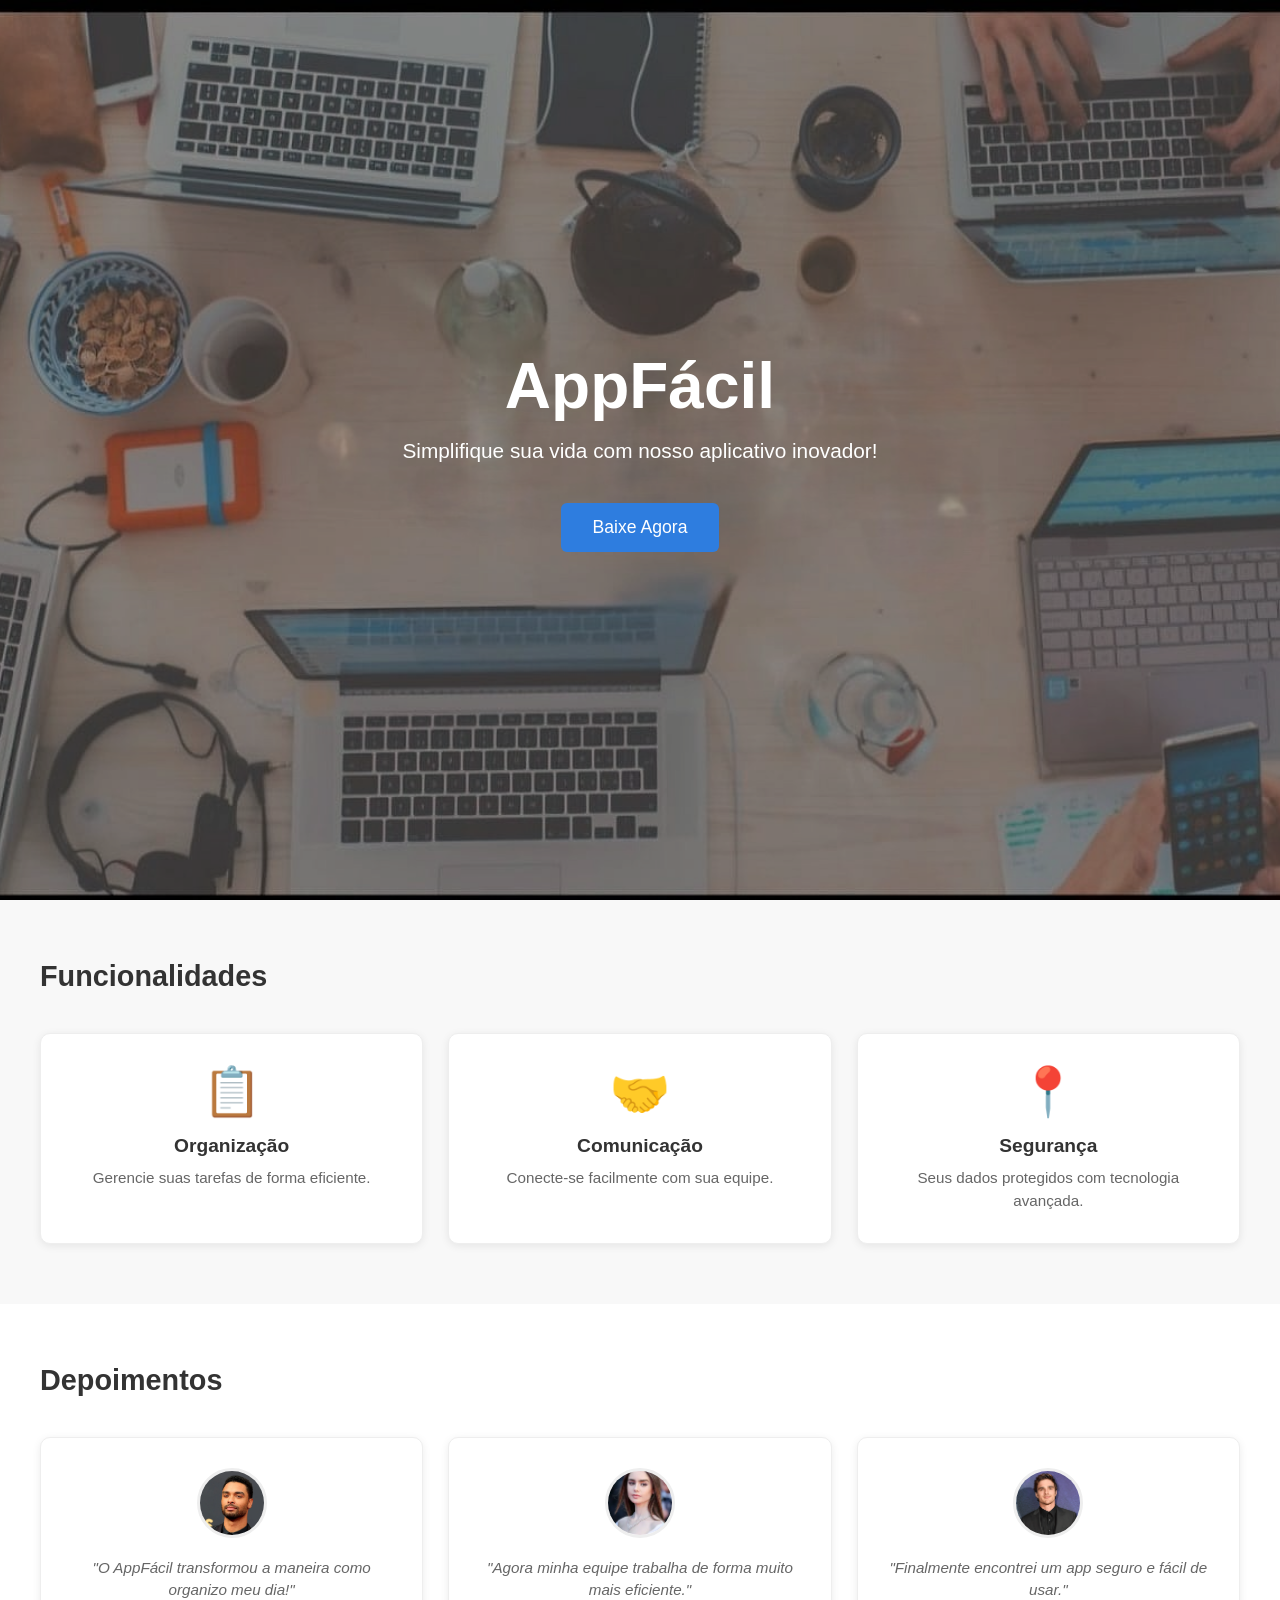
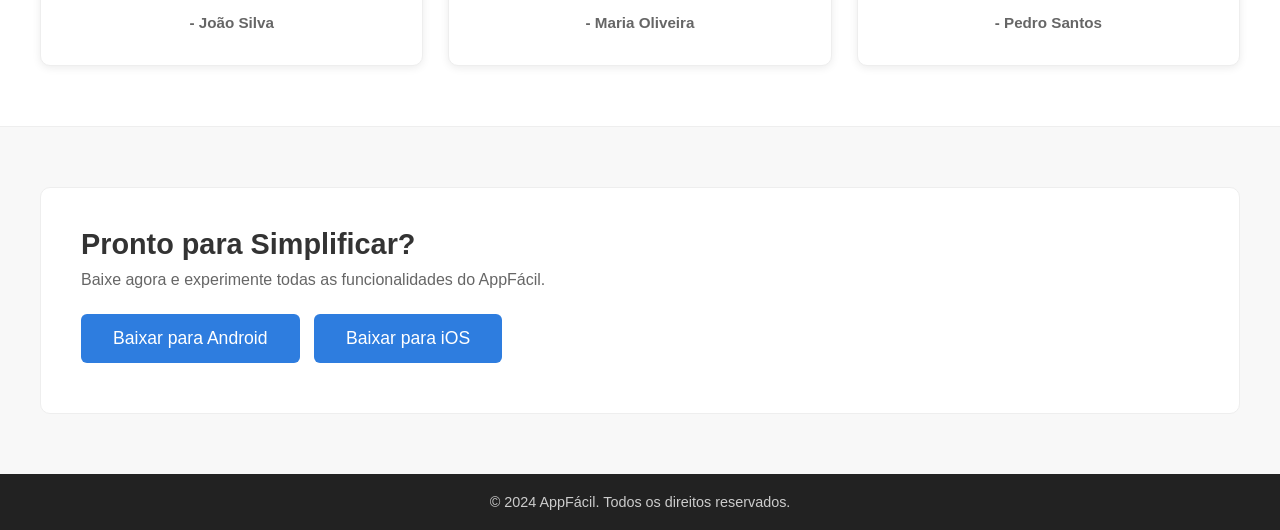
<file: index.html>
<!DOCTYPE html>
<html lang="pt-BR">
<head>
    <meta charset="UTF-8">
    <meta name="viewport" content="width=device-width, initial-scale=1.0">
    <title>AppFácil - Simplifique sua vida</title>
   
    <link rel="stylesheet" href="style.css">
</head>
<body>

    
    <section class="hero">
        <div class="hero-conteudo">
            <h1>AppFácil</h1>
            <p>Simplifique sua vida com nosso aplicativo inovador!</p>
            <a href="#download" class="btn">Baixe Agora</a>
        </div>
    </section>

   
    <section class="secao">
        <h2 class="titulo-secao">Funcionalidades</h2>
        <div class="grade">
            <div class="card">
                <div class="card-icone">📋</div>
                <h3>Organização</h3>
                <p>Gerencie suas tarefas de forma eficiente.</p>
            </div>
            <div class="card">
                <div class="card-icone">🤝</div>
                <h3>Comunicação</h3>
                <p>Conecte-se facilmente com sua equipe.</p>
            </div>
            <div class="card">
                <div class="card-icone">📍</div>
                <h3>Segurança</h3>
                <p>Seus dados protegidos com tecnologia avançada.</p>
            </div>
        </div>
    </section>

 
    <section class="secao fundo-branco">
        <h2 class="titulo-secao">Depoimentos</h2>
        <div class="grade">
            <div class="card">
                <img src=joao.webp alt="João Silva" class="depoimento-perfil">
                <p class="depoimento-texto">"O AppFácil transformou a maneira como organizo meu dia!"</p>
                <p class="depoimento-nome">- João Silva</p>
            </div>
            <div class="card">
                <img src="maria.webp" alt="Maria Oliveira" class="depoimento-perfil">
                <p class="depoimento-texto">"Agora minha equipe trabalha de forma muito mais eficiente."</p>
                <p class="depoimento-nome">- Maria Oliveira</p>
            </div>
            <div class="card">
                <img src="pedro.gif" alt="Pedro Santos" class="depoimento-perfil">
                <p class="depoimento-texto">"Finalmente encontrei um app seguro e fácil de usar."</p>
                <p class="depoimento-nome">- Pedro Santos</p>
            </div>
        </div>
    </section>

    <section class="chamada" id="download">
        <div class="chamada-conteudo">
            <h2>Pronto para Simplificar?</h2>
            <p>Baixe agora e experimente todas as funcionalidades do AppFácil.</p>
            <a href="#" class="btn btn-escuro">Baixar para Android</a>
            <a href="#" class="btn btn-escuro">Baixar para iOS</a>
        </div>
    </section>

   
    <footer>
        © 2024 AppFácil. Todos os direitos reservados.
    </footer>

</body>
</html>
</file>
<file: style.css>
* {
    margin: 0;
    padding: 0;
    box-sizing: border-box;
    font-family: 'Segoe UI', Tahoma, Geneva, Verdana, sans-serif;
}

html, body {
    height: 100%;
}


.hero {
    height: 100vh;
    
    background-image:url('fundo.jpeg');
    background-attachment: fixed; 
    background-position: center;
    background-repeat: no-repeat;
    background-size: cover;

    display: flex;
    flex-direction: column;
    justify-content: center;
    align-items: center;
    text-align: center;
    color: white;
    position: relative;
}


.hero::before {
    content: "";
    position: absolute;
    top: 0;
    left: 0;
    width: 100%;
    height: 100%;
    background-color: rgba(0, 0, 0, 0.4);
}

.hero-conteudo {
    z-index: 1; 
}

.hero h1 {
    font-size: 4rem;
    margin-bottom: 1rem;
    font-weight: 600;
}

.hero p {
    font-size: 1.3rem;
    margin-bottom: 2.5rem;
}


.btn {
    padding: 14px 32px;
    background-color: #2E7DDF;
    color: white;
    border: none;
    border-radius: 6px;
    font-size: 1.1rem;
    font-weight: 500;
    cursor: pointer;
    transition: background-color 0.3s ease;
    text-decoration: none;
    display: inline-block;
}

.btn:hover {
    background-color: #1d64c4;
}

.btn-escuro {
    background-color: #2E7DDF;
    margin-right: 10px;
    margin-bottom: 10px;
}

.btn-escuro:hover {
    background-color: #1d64c4;
}


.secao {
    padding: 60px 20px;
    background-color: #f8f8f8;
}

.fundo-branco {
    background-color: #ffffff;
}

.titulo-secao {
    font-size: 1.8rem;
    margin-bottom: 40px;
    color: #333;
    max-width: 1200px;
    margin-left: auto;
    margin-right: auto;
}

.grade {
    display: grid;
    grid-template-columns: repeat(auto-fit, minmax(280px, 1fr));
    gap: 25px;
    max-width: 1200px;
    margin: 0 auto;
}

.card {
    background-color: white;
    padding: 30px 25px;
    border-radius: 10px;
    box-shadow: 0 2px 8px rgba(0,0,0,0.08);
    border: 1px solid #eee;
    text-align: center;
    transition: transform 0.3s ease;
}

.card:hover {
    transform: translateY(-5px);
}

.card-icone {
    font-size: 3rem;
    margin-bottom: 15px;
}

.card h3 {
    font-size: 1.2rem;
    margin-bottom: 10px;
    color: #333;
}

.card p {
    color: #666;
    font-size: 0.95rem;
    line-height: 1.5;
}


.depoimento-perfil {
    width: 70px;
    height: 70px;
    border-radius: 50%;
    object-fit: cover;
    margin-bottom: 15px;
    border: 3px solid #eee;
}

.depoimento-texto {
    font-style: italic;
    color: #555;
    margin-bottom: 10px;
}

.depoimento-nome {
    font-weight: bold;
    color: #333;
    font-size: 0.9rem;
}


.chamada {
    background-color: #f8f8f8;
    padding: 60px 20px;
    border-top: 1px solid #eee;
}

.chamada-conteudo {
    max-width: 1200px;
    margin: 0 auto;
    background-color: white;
    padding: 40px;
    border-radius: 10px;
    border: 1px solid #eee;
}

.chamada h2 {
    font-size: 1.8rem;
    margin-bottom: 10px;
    color: #333;
}

.chamada p {
    color: #666;
    margin-bottom: 25px;
}


footer {
    background-color: #222;
    color: #ccc;
    text-align: center;
    padding: 20px;
    font-size: 0.9rem;
}


@media (max-width: 768px) {
    .hero h1 {
        font-size: 2.5rem;
    }
}
</file>
